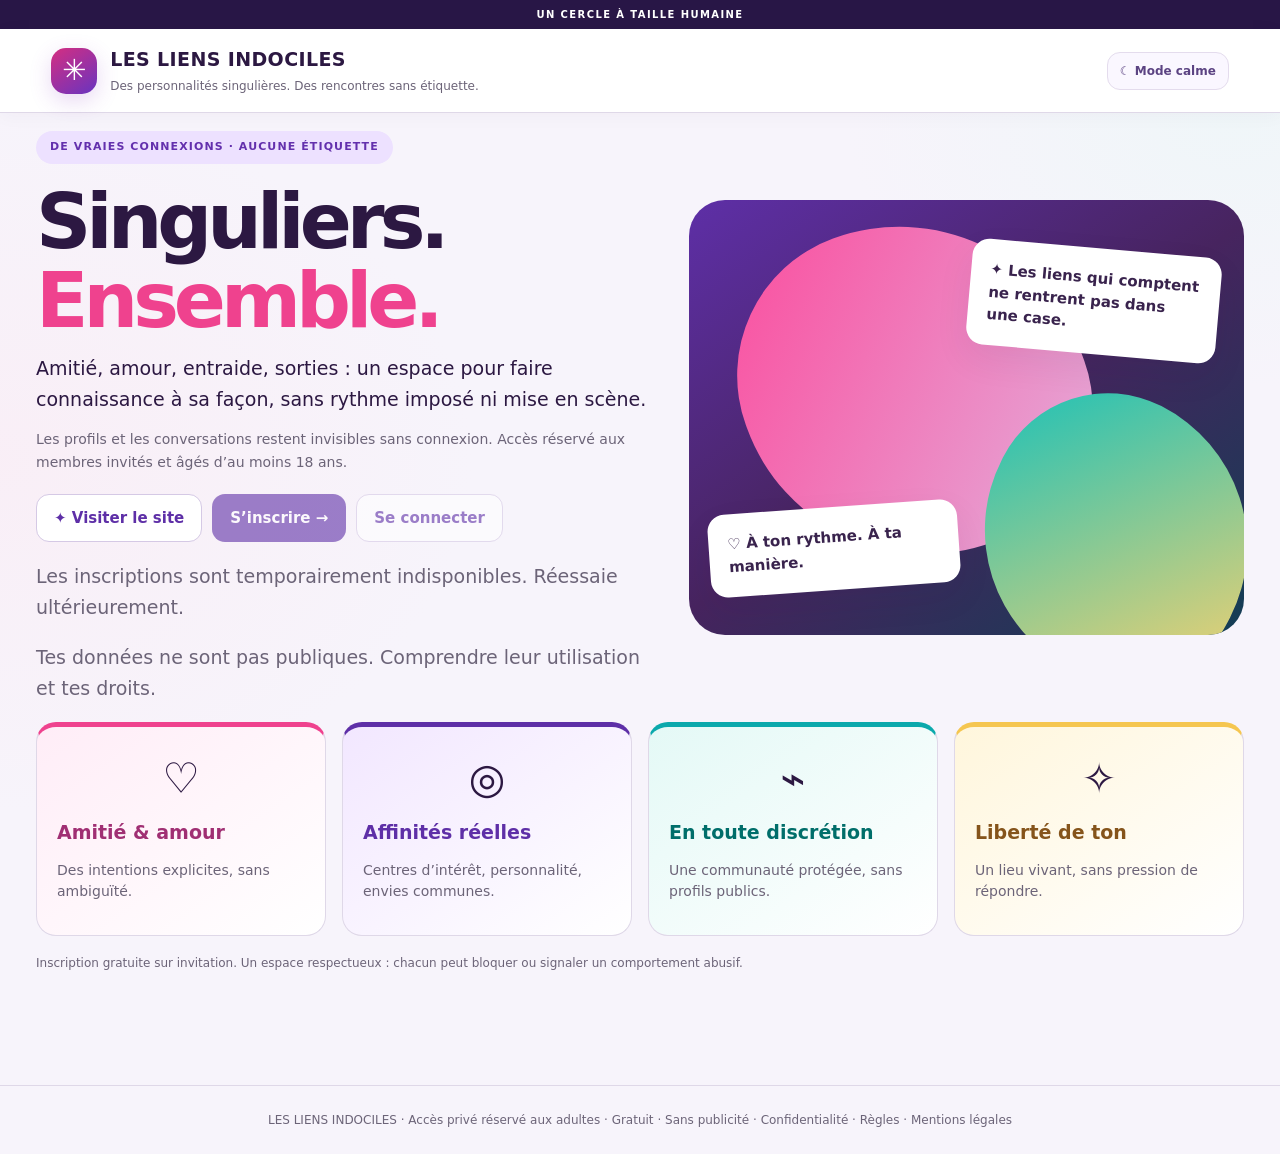
<file: index.html>
<!doctype html><html lang="fr"><head><meta charset="utf-8"><meta name="viewport" content="width=device-width,initial-scale=1"><meta name="theme-color" content="#22103c"><meta name="robots" content="noindex,nofollow"><title>LES LIENS INDOCILES — Cercle privé</title><meta name="description" content="Des personnalités singulières. Des rencontres sans étiquette."><link rel="stylesheet" href="style.css?v=2a7a4f2123dc0ba2"></head><body>
<div class="topline">UN CERCLE À TAILLE HUMAINE</div>
<header><div class="brand"><div class="brandicon">✳</div><div><b>LES LIENS INDOCILES</b><span>Des personnalités singulières. Des rencontres sans étiquette.</span></div></div><div class="right"><span id="userBadge" class="muted"></span><button id="calmBtn" class="quiet" title="Atténue couleurs et animations">☾ Mode calme</button><button id="logoutBtn" class="quiet" hidden>Se déconnecter</button></div></header>
<main>
<section id="publicHome" class="publicHome"><div class="hero"><div><span class="eyebrow">DE VRAIES CONNEXIONS · AUCUNE ÉTIQUETTE</span><h1>Singuliers.<br><em>Ensemble.</em></h1><p>Amitié, amour, entraide, sorties : un espace pour faire connaissance à sa façon, sans rythme imposé ni mise en scène.</p><p class="note">Les profils et les conversations restent invisibles sans connexion. Accès réservé aux membres invités et âgés d’au moins 18 ans.</p><div class="actions"><a href="visite.html" class="secondary" id="publicTourLink" aria-label="Visiter le site en démonstration avec des données fictives">✦ Visiter le site</a><button id="signupOpen" class="primary">S’inscrire →</button><button id="loginOpen" class="secondary">Se connecter</button></div><p class="tiny" id="availabilityInfo" aria-live="polite"></p><p class="tiny">Tes données ne sont pas publiques. <a href="infos-legales.html#confidentialite">Comprendre leur utilisation et tes droits</a>.</p></div><div class="illustration"><div class="shape orb1"></div><div class="shape orb2"></div><div class="quote q1">✦ Les liens qui comptent ne rentrent pas dans une case.</div><div class="quote q2">♡ À ton rythme. À ta manière.</div></div></div><div class="features"><article><div>♡</div><h3>Amitié & amour</h3><p>Des intentions explicites, sans ambiguïté.</p></article><article><div>◎</div><h3>Affinités réelles</h3><p>Centres d’intérêt, personnalité, envies communes.</p></article><article><div>⌁</div><h3>En toute discrétion</h3><p>Une communauté protégée, sans profils publics.</p></article><article><div>✧</div><h3>Liberté de ton</h3><p>Un lieu vivant, sans pression de répondre.</p></article></div><p class="tiny">Inscription gratuite sur invitation. Un espace respectueux : chacun peut bloquer ou signaler un comportement abusif.</p></section>
<section id="authPanel" class="authPanel" hidden><div class="panel authbox"><button id="backHome" class="quiet">← Accueil</button><h2 id="authTitle">Créer mon compte</h2><p class="muted">L’accès est réservé aux personnes invitées. Les profils et les échanges restent privés.</p><label>Adresse e-mail<input id="authEmail" type="email" autocomplete="email" placeholder="toi@exemple.fr"></label><label>Mot de passe<input id="authPassword" type="password" autocomplete="current-password" minlength="10" placeholder="Au moins 10 caractères"></label><div class="actions"><button id="signUpBtn" class="primary">Créer mon compte</button><button id="signInBtn" class="secondary">Me connecter</button></div><p class="tiny" id="authLegalLinks" style="margin:16px 0 10px;line-height:1.8">Avant de créer ton compte, consulte ces deux documents : <a href="infos-legales.html#regles" target="_blank" rel="noopener noreferrer" style="color:#542e9a;text-decoration:underline;text-decoration-thickness:2px;text-underline-offset:3px;font-weight:800">Lire les règles du cercle</a> · <a href="infos-legales.html#confidentialite" target="_blank" rel="noopener noreferrer" style="color:#542e9a;text-decoration:underline;text-decoration-thickness:2px;text-underline-offset:3px;font-weight:800">Lire la politique de confidentialité</a>.</p><label class="hint" id="signupConsentWrap"><input id="agreeRules" type="checkbox" autocomplete="off"> Je confirme avoir consulté les règles du cercle et la politique de confidentialité (uniquement pour la création d’un compte).</label><p class="tiny">Utilise l’adresse à laquelle tu as été invité(e). Un e-mail de confirmation peut être nécessaire.</p><div id="authMessage" class="feedback" aria-live="polite"></div></div></section>
<section id="app" hidden><nav class="tabs" aria-label="Espace membres"><button data-page="accueil" class="active">Accueil</button><button data-page="explorer">Découvrir</button><button data-page="forums">Forums</button><button data-page="salons">Salons</button><button data-page="sorties">Sorties</button><button data-page="messages">Messages</button><button data-page="profil">Mon profil</button><button data-page="securite">Sécurité</button></nav><div id="pageContent"></div></section>
<section id="setup" class="setup" hidden><div class="panel"><h2>Les inscriptions ne sont pas encore ouvertes</h2><p>Le cercle n’est pas encore accessible aux nouveaux membres.</p></div></section>
</main><footer>LES LIENS INDOCILES · Accès privé réservé aux adultes · Gratuit · Sans publicité <span aria-hidden="true"> · </span><a href="infos-legales.html#confidentialite">Confidentialité</a> · <a href="infos-legales.html#regles">Règles</a> · <a href="infos-legales.html#mentions">Mentions légales</a></footer>
<div id="modal" class="modal" hidden role="dialog" aria-modal="true" aria-labelledby="modalTitle"><div class="dialog"><button id="closeModal" class="close" aria-label="Fermer">×</button><h2 id="modalTitle">Profil</h2><div id="modalContent"></div></div></div>
<script src="config.js" onerror="void 0"></script><script type="module" src="app.js?v=20261030-auth-legal"></script>
</body></html>
</file>
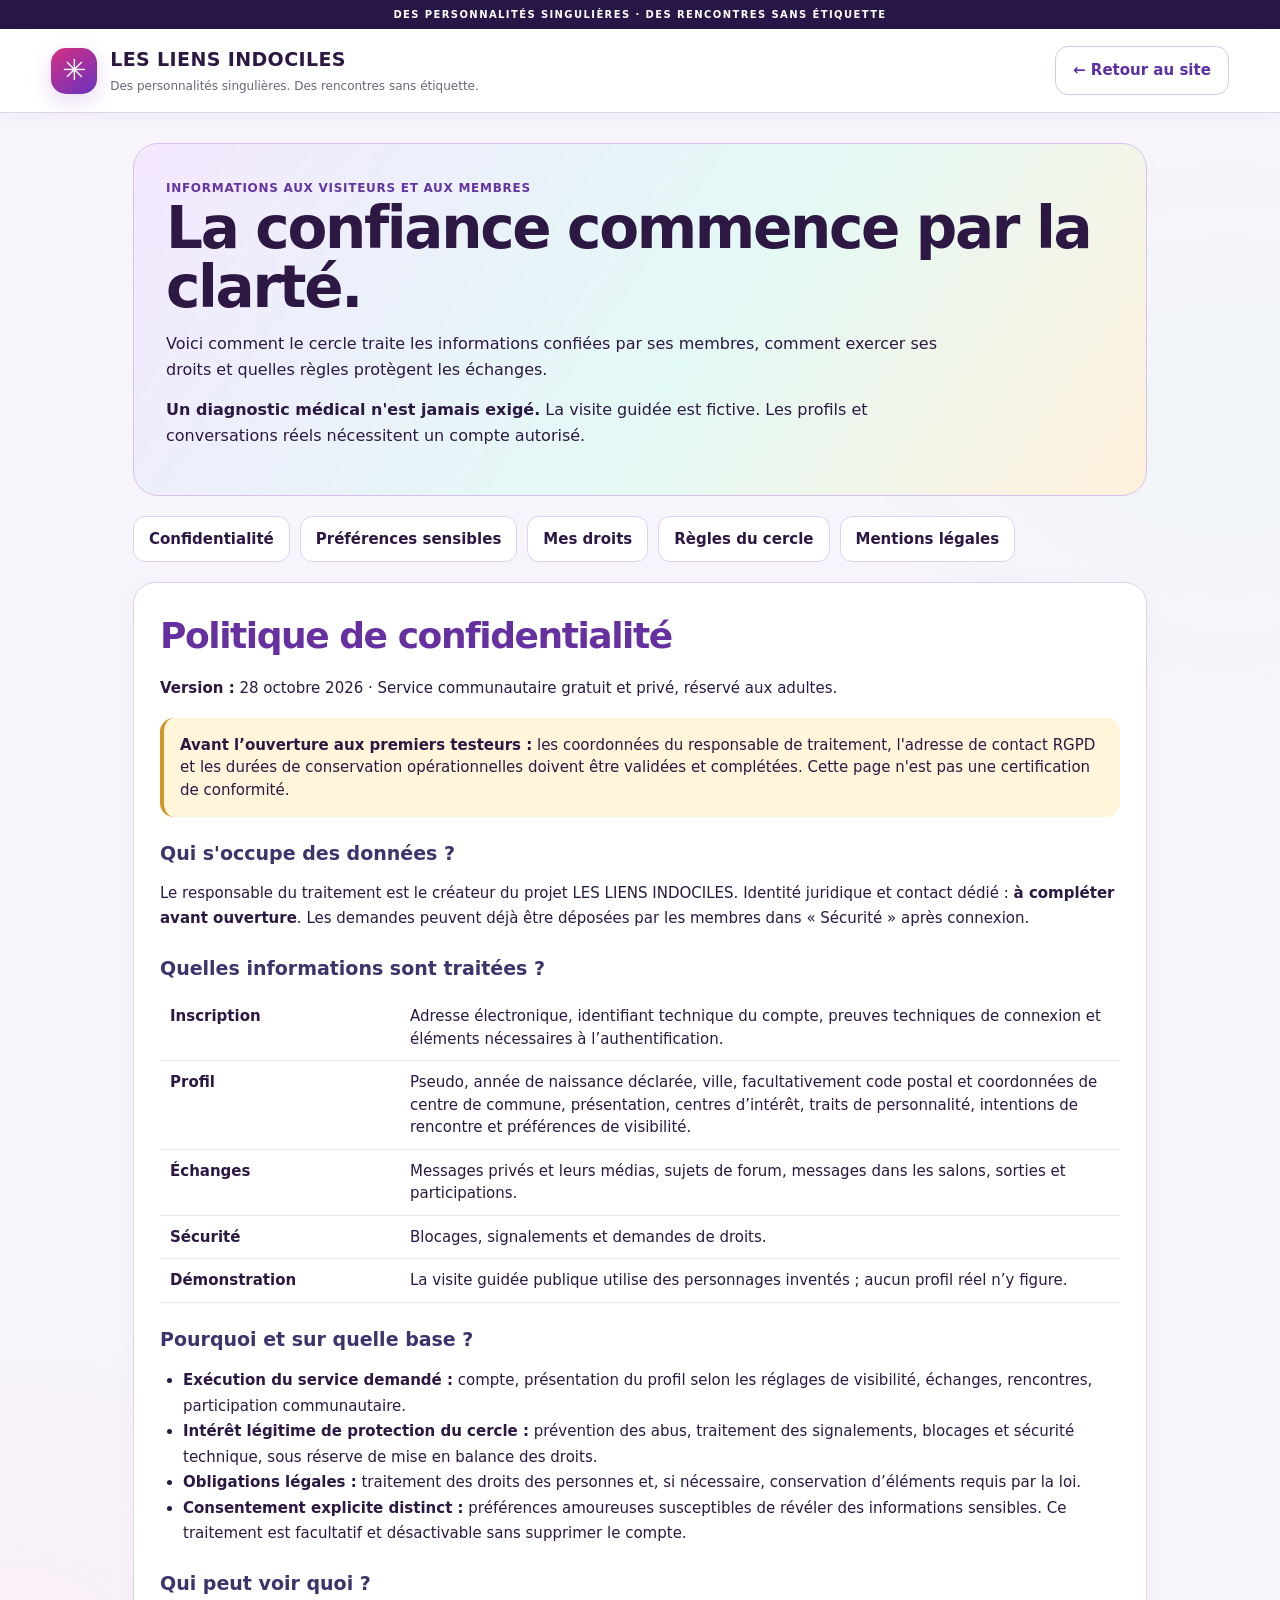
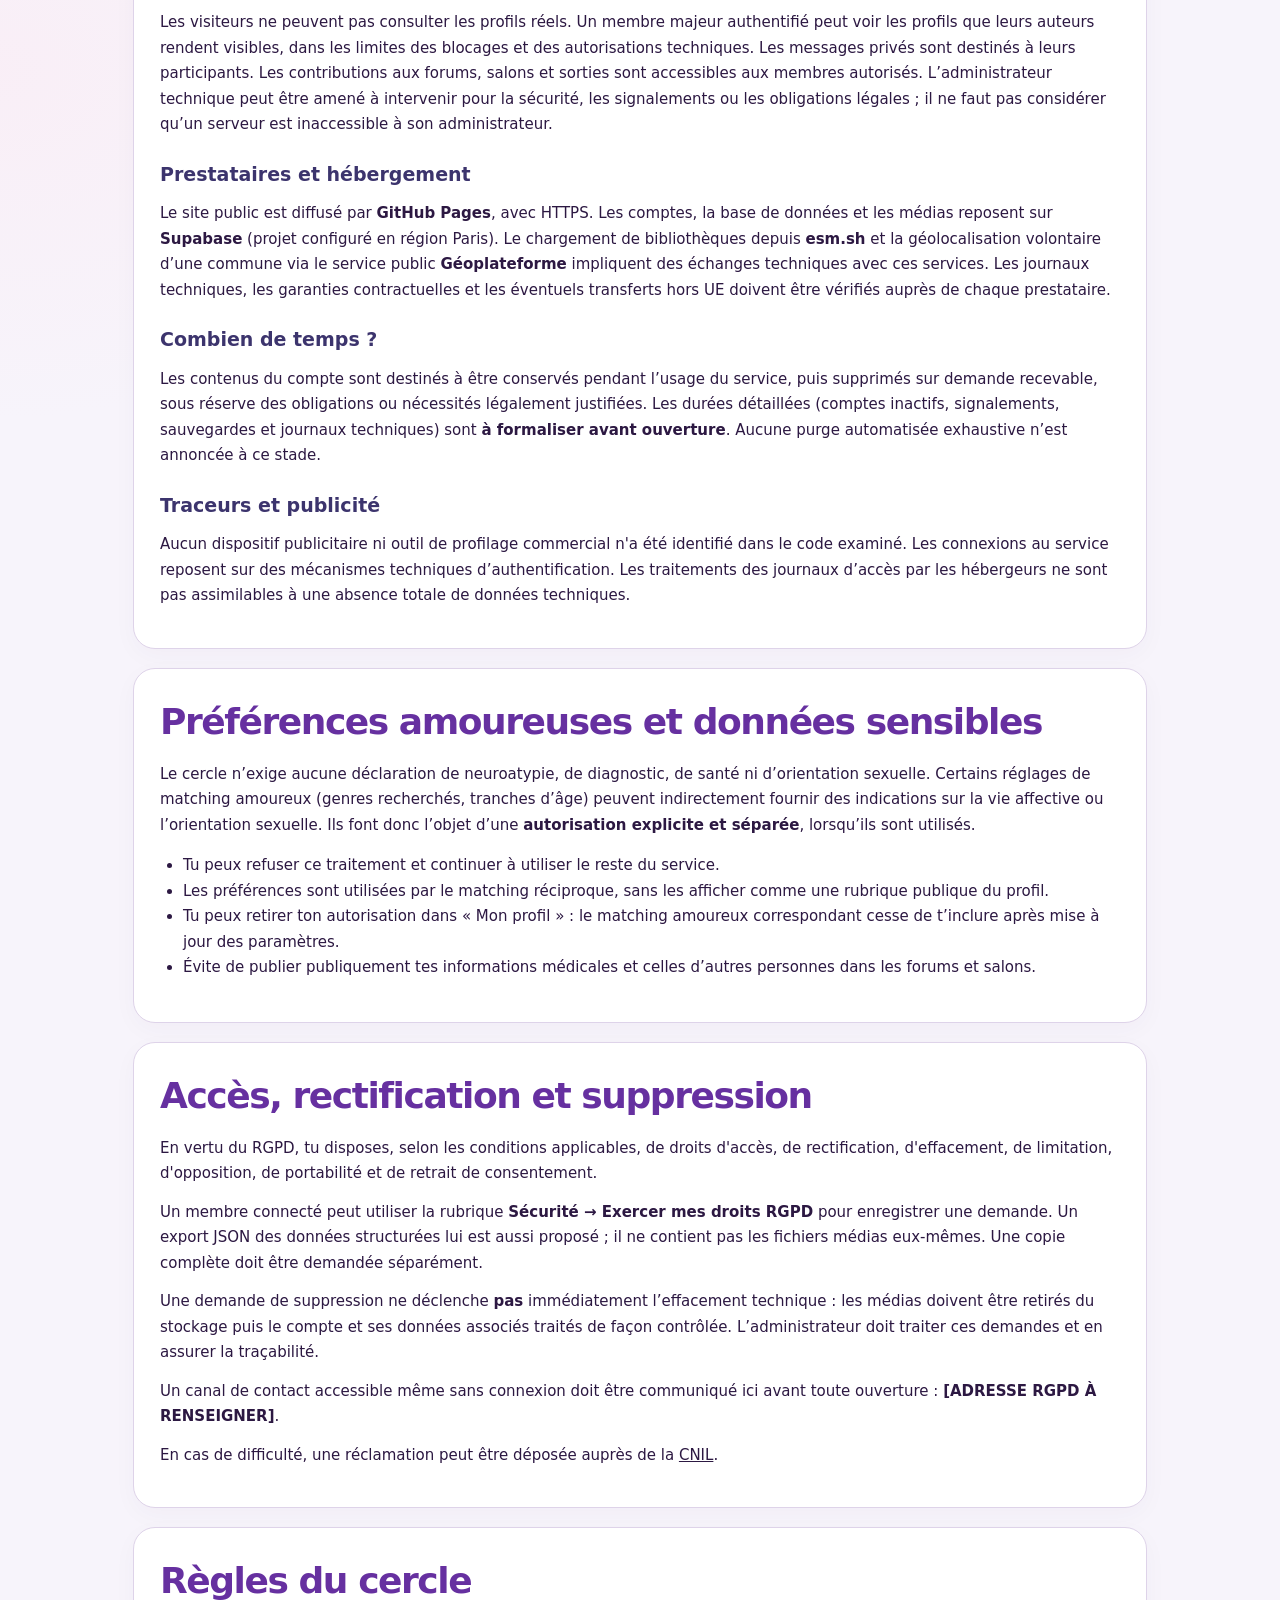
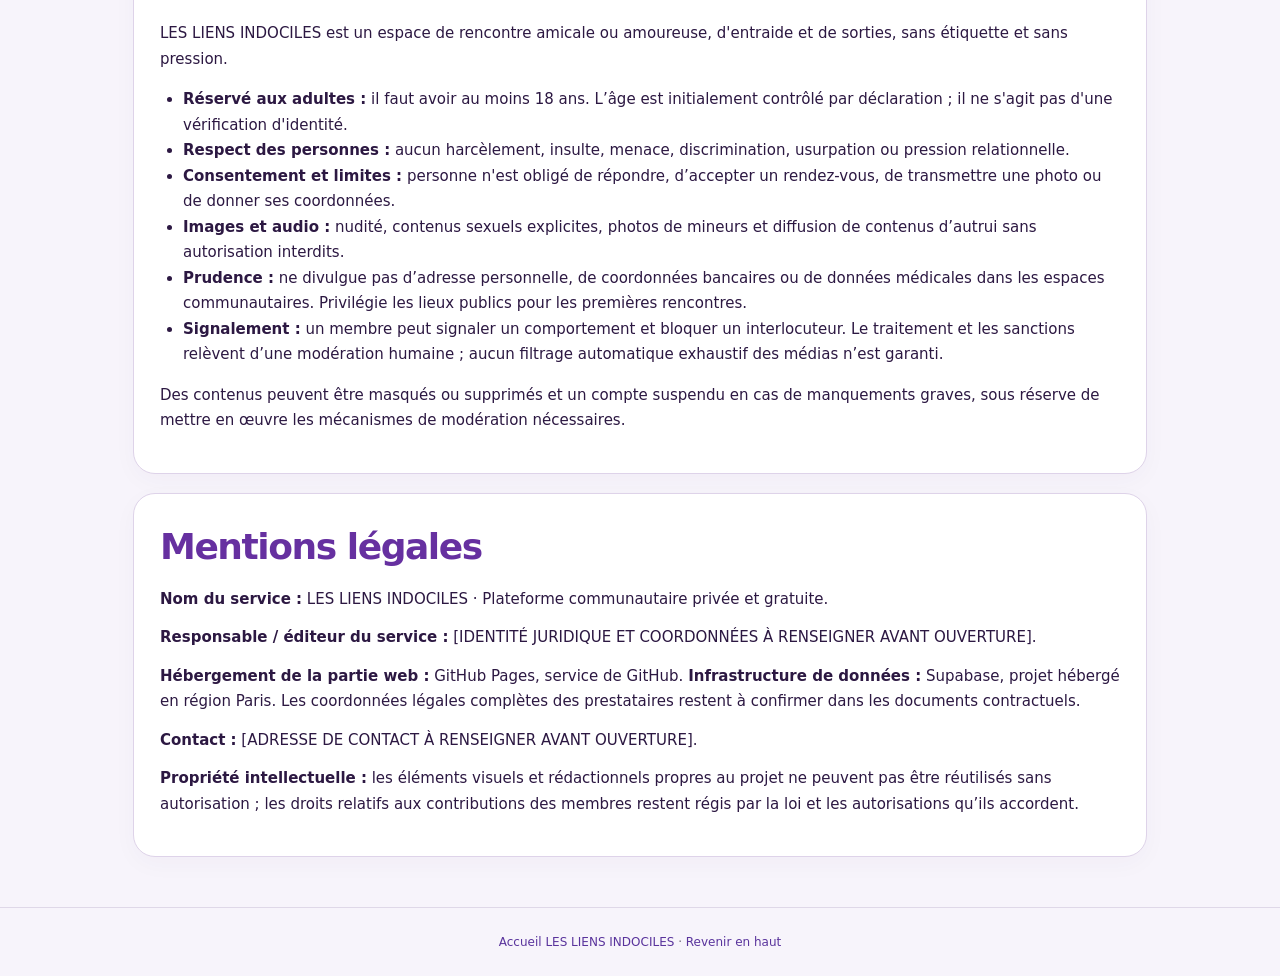
<file: infos-legales.html>
<!doctype html>
<html lang="fr">
<head>
<meta charset="utf-8"><meta name="viewport" content="width=device-width,initial-scale=1">
<meta name="robots" content="noindex,nofollow">
<meta name="description" content="Confidentialité, droits RGPD, règles de communauté et informations légales de LES LIENS INDOCILES.">
<title>Confidentialité et règles — LES LIENS INDOCILES</title>
<link rel="stylesheet" href="style.css?v=2a7a4f2123dc0ba2">
<style>
.legal-wrap{max-width:1050px;margin:30px auto 50px;padding:0 18px}.legal-hero{padding:32px;border-radius:25px;background:linear-gradient(125deg,#f4e8ff,#e3f9f5 56%,#fff1dd);border:1px solid #d9c2ec}.legal-hero h1{font-size:clamp(35px,5vw,58px);letter-spacing:-.04em}.legal-hero p{max-width:780px;font-size:16px;line-height:1.65}.legal-nav{display:flex;flex-wrap:wrap;gap:10px;margin:20px 0}.legal-nav a{padding:11px 15px;border-radius:12px;background:#fff;border:1px solid #dfd2ee;font-weight:700;text-decoration:none}.legal-nav a:hover{background:#efe5fa}.legal-section{background:#fff;border:1px solid #ded3e9;border-radius:22px;margin:19px 0;padding:26px;box-shadow:0 7px 25px #3e245008}.legal-section h2{color:#6630a0}.legal-section h3{color:#3c346d;margin-top:22px;font-size:19px}.legal-section p,.legal-section li{line-height:1.7}.legal-section ul{padding-left:23px}.legal-note{padding:16px;border-radius:14px;background:#fff5db;border-left:4px solid #d39429;margin:16px 0}.legal-pill{font-size:12px;font-weight:700;letter-spacing:.06em;text-transform:uppercase;color:#6435a2}.legal-section a{text-decoration:underline}.legal-footer{text-align:center;padding:25px}.legal-footer a{color:#59339c}.legal-table{width:100%;border-collapse:collapse}.legal-table th,.legal-table td{text-align:left;vertical-align:top;padding:10px;border-bottom:1px solid #eee4f3}.legal-table th{width:25%}@media(max-width:600px){.legal-section{padding:18px}.legal-hero{padding:23px}.legal-table th{width:37%}}@media(prefers-reduced-motion:reduce){*{scroll-behavior:auto!important}}
</style>
</head>
<body>
<div class="topline">DES PERSONNALITÉS SINGULIÈRES · DES RENCONTRES SANS ÉTIQUETTE</div>
<header><div class="brand"><div class="brandicon">✳</div><div><b>LES LIENS INDOCILES</b><span>Des personnalités singulières. Des rencontres sans étiquette.</span></div></div><a class="secondary" href="index.html">← Retour au site</a></header>
<main class="legal-wrap">
<div class="legal-hero"><span class="legal-pill">Informations aux visiteurs et aux membres</span><h1>La confiance commence par la clarté.</h1><p>Voici comment le cercle traite les informations confiées par ses membres, comment exercer ses droits et quelles règles protègent les échanges.</p><p><strong>Un diagnostic médical n'est jamais exigé.</strong> La visite guidée est fictive. Les profils et conversations réels nécessitent un compte autorisé.</p></div>
<nav class="legal-nav" aria-label="Sections des informations légales"><a href="#confidentialite">Confidentialité</a><a href="#donnees-sensibles">Préférences sensibles</a><a href="#droits">Mes droits</a><a href="#regles">Règles du cercle</a><a href="#mentions">Mentions légales</a></nav>
<section class="legal-section" id="confidentialite">
<h2>Politique de confidentialité</h2>
<p><strong>Version :</strong> 28 octobre 2026 · Service communautaire gratuit et privé, réservé aux adultes.</p>
<div class="legal-note"><strong>Avant l’ouverture aux premiers testeurs :</strong> les coordonnées du responsable de traitement, l'adresse de contact RGPD et les durées de conservation opérationnelles doivent être validées et complétées. Cette page n'est pas une certification de conformité.</div>
<h3>Qui s'occupe des données ?</h3><p>Le responsable du traitement est le créateur du projet LES LIENS INDOCILES. Identité juridique et contact dédié : <strong>à compléter avant ouverture</strong>. Les demandes peuvent déjà être déposées par les membres dans « Sécurité » après connexion.</p>
<h3>Quelles informations sont traitées ?</h3>
<table class="legal-table"><tbody>
<tr><th>Inscription</th><td>Adresse électronique, identifiant technique du compte, preuves techniques de connexion et éléments nécessaires à l’authentification.</td></tr>
<tr><th>Profil</th><td>Pseudo, année de naissance déclarée, ville, facultativement code postal et coordonnées de centre de commune, présentation, centres d’intérêt, traits de personnalité, intentions de rencontre et préférences de visibilité.</td></tr>
<tr><th>Échanges</th><td>Messages privés et leurs médias, sujets de forum, messages dans les salons, sorties et participations.</td></tr>
<tr><th>Sécurité</th><td>Blocages, signalements et demandes de droits.</td></tr>
<tr><th>Démonstration</th><td>La visite guidée publique utilise des personnages inventés ; aucun profil réel n’y figure.</td></tr>
</tbody></table>
<h3>Pourquoi et sur quelle base ?</h3><ul>
<li><strong>Exécution du service demandé :</strong> compte, présentation du profil selon les réglages de visibilité, échanges, rencontres, participation communautaire.</li>
<li><strong>Intérêt légitime de protection du cercle :</strong> prévention des abus, traitement des signalements, blocages et sécurité technique, sous réserve de mise en balance des droits.</li>
<li><strong>Obligations légales :</strong> traitement des droits des personnes et, si nécessaire, conservation d’éléments requis par la loi.</li>
<li><strong>Consentement explicite distinct :</strong> préférences amoureuses susceptibles de révéler des informations sensibles. Ce traitement est facultatif et désactivable sans supprimer le compte.</li>
</ul>
<h3>Qui peut voir quoi ?</h3><p>Les visiteurs ne peuvent pas consulter les profils réels. Un membre majeur authentifié peut voir les profils que leurs auteurs rendent visibles, dans les limites des blocages et des autorisations techniques. Les messages privés sont destinés à leurs participants. Les contributions aux forums, salons et sorties sont accessibles aux membres autorisés. L’administrateur technique peut être amené à intervenir pour la sécurité, les signalements ou les obligations légales ; il ne faut pas considérer qu’un serveur est inaccessible à son administrateur.</p>
<h3>Prestataires et hébergement</h3><p>Le site public est diffusé par <strong>GitHub Pages</strong>, avec HTTPS. Les comptes, la base de données et les médias reposent sur <strong>Supabase</strong> (projet configuré en région Paris). Le chargement de bibliothèques depuis <strong>esm.sh</strong> et la géolocalisation volontaire d’une commune via le service public <strong>Géoplateforme</strong> impliquent des échanges techniques avec ces services. Les journaux techniques, les garanties contractuelles et les éventuels transferts hors UE doivent être vérifiés auprès de chaque prestataire.</p>
<h3>Combien de temps ?</h3><p>Les contenus du compte sont destinés à être conservés pendant l’usage du service, puis supprimés sur demande recevable, sous réserve des obligations ou nécessités légalement justifiées. Les durées détaillées (comptes inactifs, signalements, sauvegardes et journaux techniques) sont <strong>à formaliser avant ouverture</strong>. Aucune purge automatisée exhaustive n’est annoncée à ce stade.</p>
<h3>Traceurs et publicité</h3><p>Aucun dispositif publicitaire ni outil de profilage commercial n'a été identifié dans le code examiné. Les connexions au service reposent sur des mécanismes techniques d’authentification. Les traitements des journaux d’accès par les hébergeurs ne sont pas assimilables à une absence totale de données techniques.</p>
</section>
<section class="legal-section" id="donnees-sensibles"><h2>Préférences amoureuses et données sensibles</h2>
<p>Le cercle n’exige aucune déclaration de neuroatypie, de diagnostic, de santé ni d’orientation sexuelle. Certains réglages de matching amoureux (genres recherchés, tranches d’âge) peuvent indirectement fournir des indications sur la vie affective ou l’orientation sexuelle. Ils font donc l’objet d’une <strong>autorisation explicite et séparée</strong>, lorsqu’ils sont utilisés.</p>
<ul><li>Tu peux refuser ce traitement et continuer à utiliser le reste du service.</li><li>Les préférences sont utilisées par le matching réciproque, sans les afficher comme une rubrique publique du profil.</li><li>Tu peux retirer ton autorisation dans « Mon profil » : le matching amoureux correspondant cesse de t’inclure après mise à jour des paramètres.</li><li>Évite de publier publiquement tes informations médicales et celles d’autres personnes dans les forums et salons.</li></ul>
</section>
<section class="legal-section" id="droits"><h2>Accès, rectification et suppression</h2>
<p>En vertu du RGPD, tu disposes, selon les conditions applicables, de droits d'accès, de rectification, d'effacement, de limitation, d'opposition, de portabilité et de retrait de consentement.</p>
<p>Un membre connecté peut utiliser la rubrique <strong>Sécurité → Exercer mes droits RGPD</strong> pour enregistrer une demande. Un export JSON des données structurées lui est aussi proposé ; il ne contient pas les fichiers médias eux-mêmes. Une copie complète doit être demandée séparément.</p>
<p>Une demande de suppression ne déclenche <strong>pas</strong> immédiatement l’effacement technique : les médias doivent être retirés du stockage puis le compte et ses données associés traités de façon contrôlée. L’administrateur doit traiter ces demandes et en assurer la traçabilité.</p>
<p>Un canal de contact accessible même sans connexion doit être communiqué ici avant toute ouverture : <strong>[ADRESSE RGPD À RENSEIGNER]</strong>.</p>
<p>En cas de difficulté, une réclamation peut être déposée auprès de la <a href="https://www.cnil.fr/fr/plaintes" target="_blank" rel="noopener noreferrer">CNIL</a>.</p>
</section>
<section class="legal-section" id="regles"><h2>Règles du cercle</h2>
<p>LES LIENS INDOCILES est un espace de rencontre amicale ou amoureuse, d'entraide et de sorties, sans étiquette et sans pression.</p>
<ul>
<li><strong>Réservé aux adultes :</strong> il faut avoir au moins 18 ans. L’âge est initialement contrôlé par déclaration ; il ne s'agit pas d'une vérification d'identité.</li>
<li><strong>Respect des personnes :</strong> aucun harcèlement, insulte, menace, discrimination, usurpation ou pression relationnelle.</li>
<li><strong>Consentement et limites :</strong> personne n'est obligé de répondre, d’accepter un rendez-vous, de transmettre une photo ou de donner ses coordonnées.</li>
<li><strong>Images et audio :</strong> nudité, contenus sexuels explicites, photos de mineurs et diffusion de contenus d’autrui sans autorisation interdits.</li>
<li><strong>Prudence :</strong> ne divulgue pas d’adresse personnelle, de coordonnées bancaires ou de données médicales dans les espaces communautaires. Privilégie les lieux publics pour les premières rencontres.</li>
<li><strong>Signalement :</strong> un membre peut signaler un comportement et bloquer un interlocuteur. Le traitement et les sanctions relèvent d’une modération humaine ; aucun filtrage automatique exhaustif des médias n’est garanti.</li>
</ul>
<p>Des contenus peuvent être masqués ou supprimés et un compte suspendu en cas de manquements graves, sous réserve de mettre en œuvre les mécanismes de modération nécessaires.</p>
</section>
<section class="legal-section" id="mentions"><h2>Mentions légales</h2>
<p><strong>Nom du service :</strong> LES LIENS INDOCILES · Plateforme communautaire privée et gratuite.</p>
<p><strong>Responsable / éditeur du service :</strong> [IDENTITÉ JURIDIQUE ET COORDONNÉES À RENSEIGNER AVANT OUVERTURE].</p>
<p><strong>Hébergement de la partie web :</strong> GitHub Pages, service de GitHub. <strong>Infrastructure de données :</strong> Supabase, projet hébergé en région Paris. Les coordonnées légales complètes des prestataires restent à confirmer dans les documents contractuels.</p>
<p><strong>Contact :</strong> [ADRESSE DE CONTACT À RENSEIGNER AVANT OUVERTURE].</p>
<p><strong>Propriété intellectuelle :</strong> les éléments visuels et rédactionnels propres au projet ne peuvent pas être réutilisés sans autorisation ; les droits relatifs aux contributions des membres restent régis par la loi et les autorisations qu’ils accordent.</p>
</section>
</main><footer class="legal-footer"><a href="index.html">Accueil LES LIENS INDOCILES</a> · <a href="#confidentialite">Revenir en haut</a></footer>
</body></html>
</file>
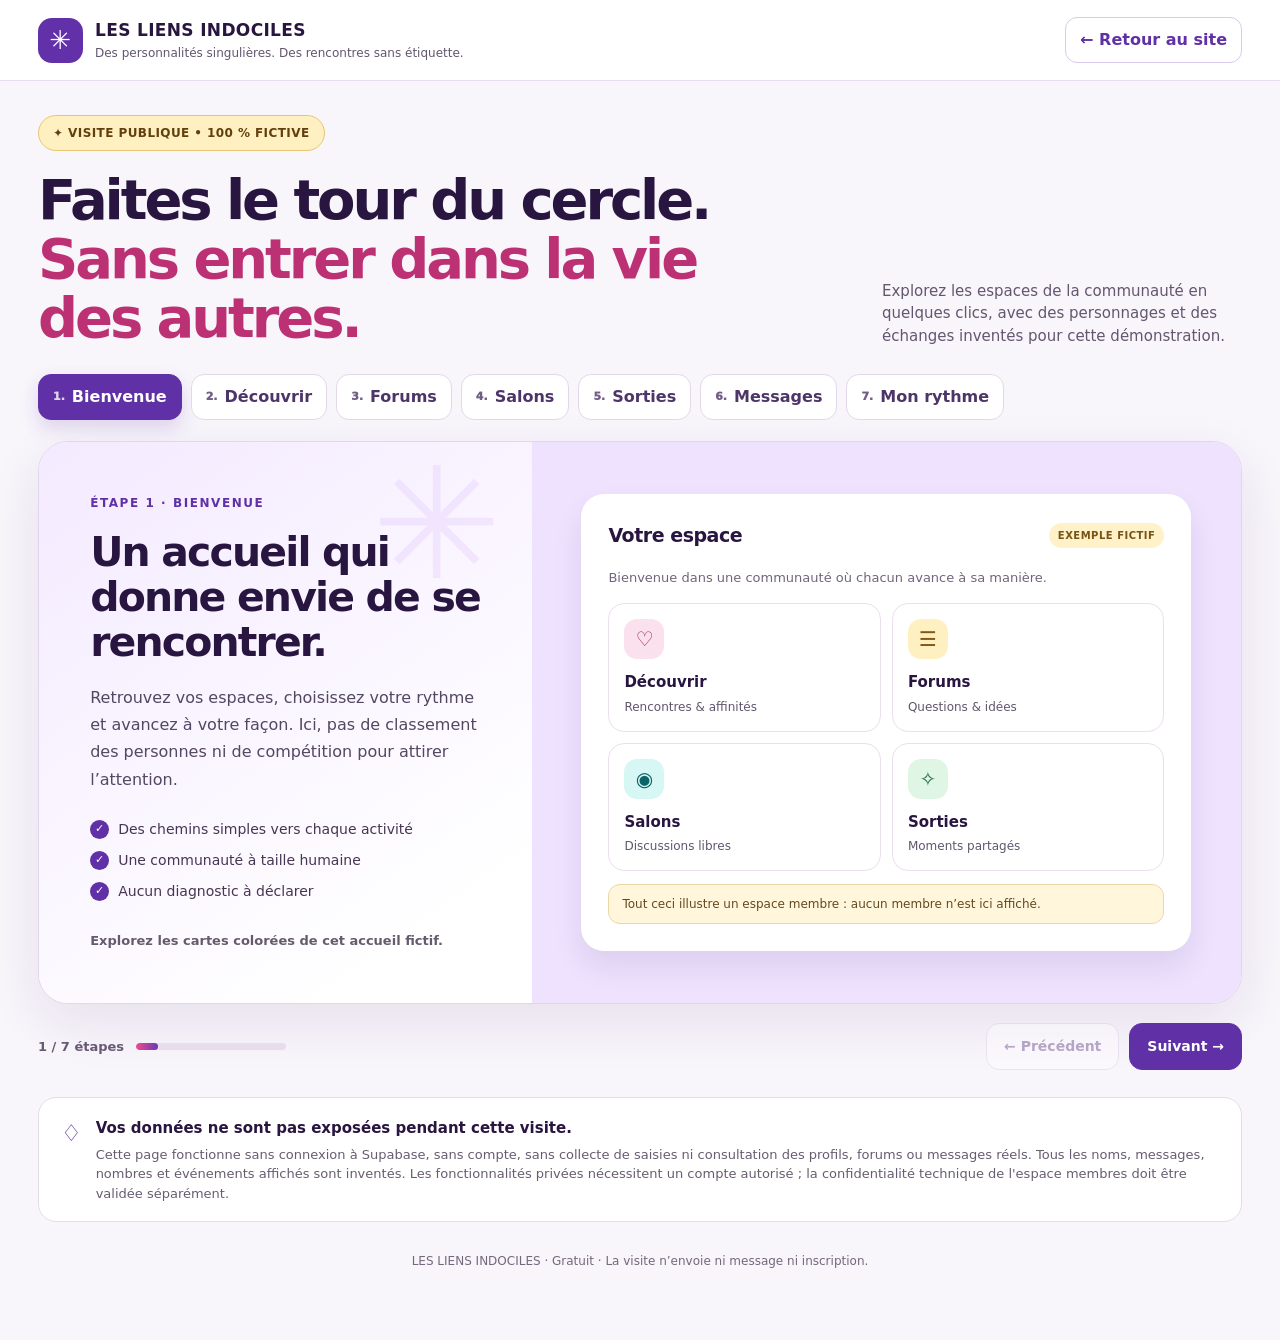
<file: visite.html>
<!doctype html>
<html lang="fr">
<head>
<meta charset="utf-8">
<meta name="viewport" content="width=device-width, initial-scale=1">
<meta name="robots" content="noindex,nofollow">
<meta name="theme-color" content="#392062">
<title>Visite guidée — LES LIENS INDOCILES</title>
<meta name="description" content="Visite guidée fictive et interactive de LES LIENS INDOCILES, sans accès aux données des membres.">
<style>
:root{color-scheme:light;--ink:#291640;--sub:#63566f;--line:#e9def1;--purple:#6031a6;--violet:#8c58cf;--pink:#c82c79;--teal:#006f75;--green:#276b46;--blue:#3756a0;--paper:#fff;--radius:24px;--shadow:0 18px 54px rgba(52,27,92,.09)}
*{box-sizing:border-box}html{scroll-behavior:smooth}body{margin:0;background:#f8f5fb;color:var(--ink);font:16px/1.5 system-ui,-apple-system,"Segoe UI",sans-serif}button,a{font:inherit}button{cursor:pointer}button:disabled{cursor:not-allowed;opacity:.4}a{text-decoration:none;color:inherit}a:hover{text-decoration:underline}button:focus-visible,a:focus-visible{outline:3px solid #a43dff;outline-offset:4px}p,h1,h2,h3{margin:0}header{background:#fff;border-bottom:1px solid var(--line)}.headerInner{max-width:1260px;margin:auto;padding:17px 28px;display:flex;justify-content:space-between;align-items:center;gap:15px}.brand{display:flex;align-items:center;gap:12px}.star{background:#6231a9;color:#fff;width:45px;height:45px;border-radius:14px;display:grid;place-items:center;font-size:26px;flex:none}.brand strong{font-size:17px;letter-spacing:.02em}.brand small{display:block;font-size:12px;color:var(--sub)}.back{font-weight:800;color:var(--purple);border:1px solid #d9c9ed;border-radius:12px;padding:10px 14px;white-space:nowrap}
main{max-width:1260px;margin:auto;padding:34px 28px 70px}.ribbon{display:inline-flex;align-items:center;gap:8px;background:#fff0c2;color:#62400d;border:1px solid #e8c66e;border-radius:100px;padding:8px 14px;font-weight:850;font-size:12px;letter-spacing:.035em}.intro{display:flex;justify-content:space-between;align-items:end;gap:18px;margin:20px 0 27px}.intro h1{font-size:clamp(32px,5vw,56px);line-height:1.05;letter-spacing:-.055em;max-width:720px}.intro h1 span{color:#bc3174}.intro p{color:var(--sub);max-width:360px;font-size:15px}.tourTabs{display:flex;flex-wrap:wrap;gap:9px;margin-bottom:21px}.tourTabs button{border-radius:13px;border:1px solid #e2d8ea;color:#4e3568;background:#fff;padding:10px 14px;font-weight:760;display:flex;align-items:center;gap:7px}.tourTabs button[aria-current="step"]{background:#6031a6;color:#fff;border-color:#6031a6;box-shadow:0 8px 18px #5e2fa72b}.tourTabs button .number{font-size:11px;font-weight:950;opacity:.8}
.tour{display:grid;grid-template-columns:minmax(280px,.82fr) minmax(0,1.18fr);border:1px solid #e2d7ea;border-radius:30px;background:#fff;overflow:hidden;box-shadow:var(--shadow);min-height:480px}.description{padding:clamp(25px,4vw,52px);display:flex;flex-direction:column;align-items:start;background:linear-gradient(145deg,var(--panelLight),#fff 85%);position:relative}.description:after{content:"✳";position:absolute;right:30px;top:5px;font-size:155px;line-height:1;color:var(--panelMark);opacity:.12;pointer-events:none}.stepLabel{font-size:12px;font-weight:900;letter-spacing:.13em;color:var(--accent);text-transform:uppercase;position:relative}.description h2{font-size:clamp(29px,3.2vw,43px);letter-spacing:-.045em;line-height:1.11;margin:18px 0 18px;position:relative}.description p{color:#534761;line-height:1.7;font-size:16px;max-width:450px;position:relative}.facts{display:grid;gap:10px;margin-top:26px;position:relative}.fact{display:flex;gap:9px;align-items:start;font-size:14px;color:#483453}.check{border-radius:50%;background:var(--accent);color:#fff;font-size:11px;width:19px;height:19px;display:grid;place-items:center;flex:none;margin-top:1px}.description .tip{margin-top:auto;padding-top:28px;color:#665b6e;font-size:13px;font-weight:670}.showcase{background:var(--showBg);padding:clamp(18px,3vw,36px);display:flex;align-items:center;justify-content:center;min-width:0}.mock{width:100%;max-width:610px;background:#fff;border:1px solid #ffffffb8;box-shadow:0 16px 30px #26163c17;border-radius:23px;padding:clamp(17px,2.5vw,26px);min-height:375px}.mockHeader{display:flex;align-items:center;justify-content:space-between;gap:10px;margin-bottom:18px}.mockHeader strong{font-size:19px;letter-spacing:-.025em}.tag{display:inline-flex;padding:5px 9px;border-radius:999px;background:#fff1c8;color:#775314;font-size:10px;font-weight:900;letter-spacing:.05em;white-space:nowrap}.soft{font-size:13px;color:#71647c}.cards{display:grid;grid-template-columns:repeat(2,minmax(0,1fr));gap:11px}.tile{border:1px solid #ebdeee;border-radius:16px;padding:15px;background:#fff;min-width:0}.tile h3{font-size:15px;margin-bottom:4px}.tile p{font-size:12px;color:#60566e}.miniIcon{display:grid;place-items:center;width:40px;height:40px;border-radius:13px;margin-bottom:12px;font-size:20px}.toneP{background:#fbe0ee;color:#9a2765}.toneY{background:#fff0c2;color:#835718}.toneT{background:#d7f7f4;color:#0a6468}.toneG{background:#e0f6e4;color:#246f47}.toneB{background:#e5e8ff;color:#4350a3}.toneV{background:#ede2ff;color:#68439d}.button{border:1px solid #d7c6e9;background:#fff;color:#5c2d9d;border-radius:11px;padding:10px 14px;font-size:13px;font-weight:850}.button:hover{background:#f4edff}.button.dark{background:var(--accent);color:#fff;border-color:var(--accent)}.button[aria-pressed="true"]{background:#4a2972;color:#fff;border-color:#4a2972}.miniRow{display:flex;align-items:center;justify-content:space-between;gap:12px}.pillgroup{display:flex;gap:7px;flex-wrap:wrap;margin:10px 0 15px}.pillgroup button{border-radius:999px;border:1px solid #e6dce9;padding:8px 12px;font-size:12px;font-weight:800;color:#5b4177;background:#fff}.pillgroup button[aria-pressed=true]{background:#5e2fa7;color:#fff;border-color:#5e2fa7}.avatar{display:grid;place-items:center;background:linear-gradient(150deg,#ffaad0,#d1b7ff);color:#50206d;border-radius:15px;width:54px;height:54px;font:700 25px Georgia,serif;flex:none}.person{display:flex;align-items:center;gap:12px;padding:13px;border:1px solid #eaddec;border-radius:16px}.person h3{font-size:17px}.person p{font-size:13px;color:#60546d}.person .labels{display:flex;flex-wrap:wrap;gap:5px;margin-top:5px}.person .labels span{font-size:11px;border-radius:40px;padding:3px 8px;background:#f3eafa;color:#5b357d}.muted{color:#746782}.list{display:grid;gap:9px}.listItem{border:1px solid #e8ddea;border-radius:13px;padding:12px 14px;background:#fff;text-align:left;width:100%;display:block}.listItem[aria-pressed=true]{background:#f3e9ff;border-color:#b995e5}.listItem strong{font-size:14px}.listItem small{display:block;color:#74677d;margin-top:3px}.message{max-width:87%;border-radius:16px;padding:11px 13px;background:#f1eafb;color:#4c3065;margin-bottom:10px;font-size:14px}.message.self{background:#d5f4ee;color:#14555a;margin-left:auto}.thread{border-left:3px solid #e6b8df;padding-left:14px;margin:17px 0}.thread p{font-size:13px;margin:9px 0}.meta{font-size:12px;color:#766881}.fakeAlert{background:#fff6dc;border:1px solid #ebd6a6;border-radius:12px;padding:10px 13px;font-size:12px;color:#65491e;margin-top:13px}.event{background:linear-gradient(125deg,#ecf9e9,#f5fff0);border:1px solid #d4e9cd;border-radius:17px;padding:19px}.event small{color:#427449;font-weight:850}.event h3{font-size:22px;line-height:1.15;margin:7px 0}.event p{color:#536a58;font-size:13px}.event .button{margin-top:15px}.switch{display:flex;align-items:center;gap:10px;border:1px solid #e4d6ed;padding:11px 13px;border-radius:12px;cursor:pointer;min-width:0}.switch input{accent-color:#5e2fa7;width:19px;height:19px;flex:none}.switch span{font-size:13px;font-weight:730}.previewPanel{border:1px dashed #c9b5da;border-radius:12px;padding:13px;background:#faf7ff;margin-top:13px}.previewPanel strong{font-size:14px}.previewPanel p{font-size:12px;color:#71627e;margin-top:5px}.tourFooter{display:flex;justify-content:space-between;align-items:center;gap:16px;margin-top:19px;flex-wrap:wrap}.progress{display:flex;gap:12px;align-items:center;color:#675974;font-size:13px;font-weight:800}.bar{height:7px;background:#e8dded;width:150px;border-radius:20px;overflow:hidden}.bar span{height:100%;display:block;background:linear-gradient(90deg,#ef4b8d,#6a38b5);border-radius:20px;transition:width .2s}.navBtns{display:flex;gap:10px}.navBtns button{border-radius:13px;padding:12px 17px;font-size:14px;font-weight:850;border:1px solid #d8cae4;background:#fff;color:#58347c}.navBtns button:last-child{background:#6031a6;color:#fff;border-color:#6031a6}.disclaimer{margin-top:27px;border:1px solid #e6dce9;border-radius:18px;padding:18px 22px;background:#fff;display:flex;gap:14px;align-items:start}.disclaimer .mark{font-size:23px;color:#5b328c}.disclaimer strong{font-size:15px}.disclaimer p{font-size:13px;color:#685c71;margin-top:5px}.footer{text-align:center;font-size:12px;color:#74677d;margin:30px 0 0}.calm *{animation:none!important;transition:none!important}.calm .showcase,.calm .description{background:#f8f6fa!important}.calm .tourTabs button[aria-current=step]{box-shadow:none}.calm .description:after{display:none}@media(max-width:910px){.tour{grid-template-columns:1fr}.description{min-height:330px}.showcase{min-height:400px}.intro{display:block}.intro p{max-width:650px;margin-top:15px}.tourTabs{flex-wrap:nowrap;overflow-x:auto;padding-bottom:6px}.tourTabs button{white-space:nowrap}.description .tip{margin-top:17px;padding-top:0}}@media(max-width:540px){main{padding:20px 15px 55px}.headerInner{padding:13px 15px}.brand strong{font-size:13px}.brand small{font-size:10px}.brand .star{height:38px;width:38px}.back{padding:8px;font-size:12px}.intro h1{font-size:34px}.tour{border-radius:23px}.description{min-height:auto;padding:25px}.description h2{font-size:33px}.showcase{padding:13px;min-height:355px}.mock{padding:14px;min-height:330px}.mockHeader strong{font-size:17px}.cards{gap:8px}.tile{padding:12px}.tile h3{font-size:13px}.tile p{font-size:11px}.tourFooter{align-items:stretch}.navBtns{width:100%}.navBtns button{flex:1}.disclaimer{padding:15px}.bar{width:100px}}
@media(prefers-reduced-motion:reduce){*,*:before,*:after{scroll-behavior:auto!important;animation-duration:.01ms!important;transition:none!important}}
</style>
</head>
<body>
<header><div class="headerInner"><a class="brand" href="./" aria-label="LES LIENS INDOCILES — retour au site"><span class="star" aria-hidden="true">✳</span><span><strong>LES LIENS INDOCILES</strong><small>Des personnalités singulières. Des rencontres sans étiquette.</small></span></a><a class="back" href="./">← Retour au site</a></div></header>
<main>
  <span class="ribbon">✦ VISITE PUBLIQUE • 100 % FICTIVE</span>
  <div class="intro"><h1>Faites le tour du cercle.<br><span>Sans entrer dans la vie des autres.</span></h1><p>Explorez les espaces de la communauté en quelques clics, avec des personnages et des échanges inventés pour cette démonstration.</p></div>
  <nav class="tourTabs" id="tourTabs" aria-label="Étapes de la visite guidée"></nav>
  <section class="tour" id="tour" aria-label="Démonstration interactive">
    <div class="description" id="description"><span class="stepLabel" id="stepLabel"></span><h2 tabindex="-1" id="stepTitle"></h2><p id="stepText"></p><div class="facts" id="stepFacts"></div><p class="tip" id="stepTip"></p></div>
    <div class="showcase"><div class="mock" id="mock" aria-label="Écran fictif de démonstration"></div></div>
  </section>
  <div class="tourFooter"><div class="progress"><span id="progressText" aria-live="polite"></span><div class="bar" aria-hidden="true"><span id="progressBar"></span></div></div><div class="navBtns"><button id="prev" type="button">← Précédent</button><button id="next" type="button">Suivant →</button></div></div>
  <div class="disclaimer"><span class="mark" aria-hidden="true">♢</span><div><strong>Vos données ne sont pas exposées pendant cette visite.</strong><p>Cette page fonctionne sans connexion à Supabase, sans compte, sans collecte de saisies ni consultation des profils, forums ou messages réels. Tous les noms, messages, nombres et événements affichés sont inventés. Les fonctionnalités privées nécessitent un compte autorisé ; la confidentialité technique de l'espace membres doit être validée séparément.</p></div></div>
  <p class="footer">LES LIENS INDOCILES · Gratuit · La visite n’envoie ni message ni inscription.</p>
</main>
<script>
'use strict';
// Démonstration autonome : aucun fetch, aucune API, aucun stockage, aucune authentification.
const scenes = [
  {id:'accueil',name:'Bienvenue',color:'#6031a6',light:'#f4eaff',mark:'#bb78f2',bg:'#eee2ff',title:'Un accueil qui donne envie de se rencontrer.',description:'Retrouvez vos espaces, choisissez votre rythme et avancez à votre façon. Ici, pas de classement des personnes ni de compétition pour attirer l’attention.',facts:['Des chemins simples vers chaque activité','Une communauté à taille humaine','Aucun diagnostic à déclarer'],tip:'Explorez les cartes colorées de cet accueil fictif.'},
  {id:'rencontres',name:'Découvrir',color:'#b52b77',light:'#fff0f6',mark:'#f06a9d',bg:'#ffe0ed',title:'Des affinités, sans cases imposées.',description:'Parcourez des profils selon vos intentions et vos centres d’intérêt. La démonstration vous laisse modifier un critère ou découvrir une suggestion fictive.',facts:['Amitié, amour, entraide ou sorties','Des informations visibles selon les choix de chacun','Pas de fiche réelle dans la visite'],tip:'Essayez les filtres et le bouton « Surprends-moi ».'},
  {id:'forums',name:'Forums',color:'#8a5510',light:'#fff6da',mark:'#efb23e',bg:'#fff0ba',title:'Des discussions qui prennent le temps.',description:'Un lieu pour partager des idées, demander un conseil ou raconter une expérience, sans être obligé de répondre immédiatement.',facts:['Des sujets classés par thèmes','Réponses organisées sous chaque sujet','Signalement et modération prévus dans l’espace privé'],tip:'Choisissez une discussion fictive pour voir des réponses.'},
  {id:'salons',name:'Salons',color:'#086e78',light:'#e7faf9',mark:'#45bdc1',bg:'#d4f6f2',title:'Un petit salon, une grande respiration.',description:'Entrez dans des espaces de discussion autour de sujets communs. La visite montre des messages inventés, sans ouvrir de véritable conversation.',facts:['Différents salons thématiques','Discussion collective à son propre rythme','Les échanges réels restent réservés aux membres'],tip:'Changez de salon et déclenchez une réponse simulée.'},
  {id:'sorties',name:'Sorties',color:'#26754e',light:'#eef9e9',mark:'#6ec799',bg:'#d9f6d8',title:'Se retrouver, simplement.',description:'Une balade, un café tranquille ou une activité partagée : les membres peuvent proposer une sortie et choisir librement d’y participer.',facts:['Une date et une commune clairement indiquées','Inscription volontaire et places limitées','Aucune réservation réelle pendant la visite'],tip:'Essayez de participer à cette sortie fictive.'},
  {id:'messages',name:'Messages',color:'#b6424a',light:'#fff0ec',mark:'#f38e8b',bg:'#ffe3dc',title:'Échanger sans pression.',description:'La messagerie privée est pensée pour respecter le rythme de chacun, avec du texte et, à terme, des médias selon les préférences de visibilité.',facts:['Pas d’obligation de répondre immédiatement','Photos et messages vocaux prévus','Aucun message réel consulté pendant la visite'],tip:'Affichez une réponse fictive, sans rien envoyer.'},
  {id:'profil',name:'Mon rythme',color:'#4158a6',light:'#eef0ff',mark:'#99a9f4',bg:'#e1e6ff',title:'C’est vous qui choisissez ce que vous partagez.',description:'Les informations personnelles et leurs visibilités restent sous le contrôle de chacun. Une option calme réduit les stimulations visuelles.',facts:['Informations facultatives et personnalisables','Un contrôle de visibilité par membre','Aucune exigence de diagnostic médical'],tip:'Testez les interrupteurs de visibilité et de mode calme.'}
];
let current = 0, demoIntent = 'amitié', personIndex = 0, forumIndex = 0, roomIndex = 0, roomReply = false, joined = false, messageReply = false, demoVisible = false;
const $ = id => document.getElementById(id);
const people = [{name:'Camille',age:34,city:'Nantes',initial:'C',intents:['amitié','sorties'],interests:['Nature','Photographie']},{name:'Sacha',age:37,city:'Angers',initial:'S',intents:['amour','amitié'],interests:['Musique','Balades']},{name:'Alex',age:41,city:'Rennes',initial:'A',intents:['entraide','sorties'],interests:['Lecture','Cuisine']}];
const forums = [{title:'Une activité tranquille pour ce week-end ?',topic:'Rencontres & sorties',author:'Nina',reply:'Je pensais à une petite balade au parc, sans programme chargé.',second:'Bonne idée ! Chacun peut venir pour la durée qui lui convient.'},{title:'Vos astuces pour préserver votre énergie',topic:'Vie quotidienne',author:'Eli',reply:'Je laisse toujours une marge entre deux rendez-vous.',second:'Moi aussi, et je préviens quand j’ai besoin d’une pause.'},{title:'Un livre que vous aimeriez partager ?',topic:'Culture & passions',author:'Robin',reply:'Un roman à lire sous une couverture avec un thé.',second:'C’est exactement mon programme du dimanche !'}];
const rooms = [{title:'Le salon des découvertes',people:['Bonjour, quelqu’un a une recommandation de podcast ?', 'Oui, quelque chose de léger pour marcher ?'],reply:'J’en ai un, je te raconte !'},{title:'Pause douceur',people:['Aujourd’hui, j’ai pris mon temps.', 'Et c’est déjà une très bonne nouvelle.'],reply:'On peut se poser ici, sans urgence.'},{title:'Les curieux',people:['Qui a testé une nouvelle activité récemment ?', 'J’ai essayé l’aquarelle.'],reply:'Raconte ! J’aimerais essayer aussi.'}];
function renderMock(){
 const name=scenes[current].id; let html='';
 const head=(label)=>`<div class="mockHeader"><strong>${label}</strong><span class="tag">EXEMPLE FICTIF</span></div>`;
 if(name==='accueil') html=head('Votre espace')+`<p class="soft" style="margin-bottom:16px">Bienvenue dans une communauté où chacun avance à sa manière.</p><div class="cards"><div class="tile"><span class="miniIcon toneP">♡</span><h3>Découvrir</h3><p>Rencontres & affinités</p></div><div class="tile"><span class="miniIcon toneY">☰</span><h3>Forums</h3><p>Questions & idées</p></div><div class="tile"><span class="miniIcon toneT">◉</span><h3>Salons</h3><p>Discussions libres</p></div><div class="tile"><span class="miniIcon toneG">✧</span><h3>Sorties</h3><p>Moments partagés</p></div></div><p class="fakeAlert">Tout ceci illustre un espace membre : aucun membre n’est ici affiché.</p>`;
 if(name==='rencontres'){
 const list=people.filter(p=>p.intents.includes(demoIntent));const p=list[personIndex%list.length];
 html=head('Découvrir les personnalités')+`<p class="soft">Quelle intention vous ressemble aujourd’hui ?</p><div class="pillgroup">${['amitié','amour','entraide','sorties'].map(v=>`<button type="button" class="intent" data-value="${v}" aria-pressed="${demoIntent===v}">${v[0].toUpperCase()+v.slice(1)}</button>`).join('')}</div><div class="person"><span class="avatar">${p.initial}</span><div><h3>${p.name} · ${p.age} ans</h3><p>⌖ ${p.city} · profil inventé</p><div class="labels">${p.interests.map(x=>`<span>${x}</span>`).join('')}</div></div></div><div class="miniRow" style="margin-top:16px"><span class="soft">Suggestion de démonstration</span><button type="button" class="button dark" id="surprise">✦ Surprends-moi</button></div>`;
 }
 if(name==='forums'){
 const f=forums[forumIndex];html=head('Forums thématiques')+`<div class="list">${forums.map((x,i)=>`<button class="listItem forumTopic" type="button" data-index="${i}" aria-pressed="${i===forumIndex}"><strong>${x.title}</strong><small>${x.topic} · sujet inventé</small></button>`).join('')}</div><div class="thread"><strong>${f.author} (fictif)</strong><p>${f.reply}</p><p><strong>Réponse fictive :</strong> ${f.second}</p></div>`;
 }
 if(name==='salons'){
 const r=rooms[roomIndex];html=head('Salons de discussion')+`<div class="pillgroup">${rooms.map((x,i)=>`<button class="room" data-index="${i}" type="button" aria-pressed="${i===roomIndex}">${x.title.replace('Le salon des ','').replace('Les ','')}</button>`).join('')}</div><div class="soft" style="margin:4px 0 13px">${r.title} · démonstration</div>${r.people.map((t,i)=>`<div class="message ${i%2?'self':''}">${t}</div>`).join('')}${roomReply?`<div class="message">${r.reply}</div>`:''}<div class="miniRow" style="margin-top:16px"><span class="soft">Aucun message envoyé</span><button class="button dark" id="demoRoomReply" type="button">${roomReply?'Réinitialiser':'Voir une réponse fictive'}</button></div>`;
 }
 if(name==='sorties'){
 html=head('Sorties proposées')+`<div class="event"><small>✦ SAMEDI · 15 H · EXEMPLE</small><h3>Balade douce au bord de l’eau</h3><p>⌖ Nantes · petit groupe · rythme tranquille</p><p style="margin-top:13px">Un moment dehors, sans obligation de rester jusqu’au bout.</p><button id="joinDemo" class="button dark" type="button" aria-pressed="${joined}">${joined?'✓ Participation fictive enregistrée':'Participer (simulation)'}</button></div><p class="fakeAlert">Aucun événement réel, aucune inscription et aucune donnée enregistrée.</p>`;
 }
 if(name==='messages'){
 html=head('Conversation privée')+`<div class="person" style="margin-bottom:16px"><span class="avatar">M</span><div><h3>Maya</h3><p>Personnage inventé · aucune connexion réelle</p></div></div><div class="message">Bonjour ! On a tous les deux parlé de balades dans la nature.</div><div class="message self">Oui, j’aime les endroits calmes, sans programme imposé.</div>${messageReply?'<div class="message">Ça me parle aussi. On prend le temps de faire connaissance ?</div>':''}<div class="miniRow" style="margin-top:18px"><span class="soft">Conversation factice</span><button class="button dark" id="demoMessage" type="button">${messageReply?'Recommencer':'Voir la suite'}</button></div>`;
 }
 if(name==='profil'){
 html=head('Vos préférences')+`<div class="person" style="margin-bottom:15px"><span class="avatar">✳</span><div><h3>Mon profil d’exemple</h3><p>Visibilité personnalisable</p></div></div><label class="switch"><input id="visibilityDemo" type="checkbox" ${demoVisible?'checked':''}><span>Rendre mon profil visible aux membres autorisés</span></label><label class="switch" style="margin-top:10px"><input id="calmDemo" type="checkbox" ${document.body.classList.contains('calm')?'checked':''}><span>Activer l’aperçu du mode calme</span></label><div class="previewPanel"><strong>${demoVisible?'Profil fictif visible (simulation)':'Profil fictif masqué (simulation)'}</strong><p>Les réglages présentés ici ne modifient aucun compte ni aucune préférence réelle.</p></div>`;
 }
 $('mock').innerHTML=html;
 $('mock').querySelectorAll('.intent').forEach(b=>b.addEventListener('click',()=>{demoIntent=b.dataset.value;personIndex=0;renderMock()}));
 $('surprise')?.addEventListener('click',()=>{personIndex++;renderMock()});
 $('mock').querySelectorAll('.forumTopic').forEach(b=>b.addEventListener('click',()=>{forumIndex=Number(b.dataset.index);renderMock()}));
 $('mock').querySelectorAll('.room').forEach(b=>b.addEventListener('click',()=>{roomIndex=Number(b.dataset.index);roomReply=false;renderMock()}));
 $('demoRoomReply')?.addEventListener('click',()=>{roomReply=!roomReply;renderMock()});
 $('joinDemo')?.addEventListener('click',()=>{joined=!joined;renderMock()});
 $('demoMessage')?.addEventListener('click',()=>{messageReply=!messageReply;renderMock()});
 $('visibilityDemo')?.addEventListener('change',e=>{demoVisible=e.target.checked;renderMock()});
 $('calmDemo')?.addEventListener('change',e=>{document.body.classList.toggle('calm',e.target.checked);renderMock()});
}
function show(index,focus=false){
 current=Math.max(0,Math.min(scenes.length-1,index));const s=scenes[current];
 $('tour').style.setProperty('--accent',s.color);$('tour').style.setProperty('--panelLight',s.light);$('tour').style.setProperty('--panelMark',s.mark);$('tour').style.setProperty('--showBg',s.bg);
 $('stepLabel').textContent=`ÉTAPE ${current+1} · ${s.name.toUpperCase()}`;$('stepTitle').textContent=s.title;$('stepText').textContent=s.description;
 $('stepFacts').innerHTML=s.facts.map(x=>`<div class="fact"><span class="check" aria-hidden="true">✓</span>${x}</div>`).join('');
 $('stepTip').textContent=s.tip;
 $('tourTabs').innerHTML=scenes.map((x,i)=>`<button type="button" data-step="${i}" ${i===current?'aria-current="step"':''}><span class="number">${i+1}.</span>${x.name}</button>`).join('');
 $('tourTabs').querySelectorAll('button').forEach(b=>b.addEventListener('click',()=>show(Number(b.dataset.step),true)));
 const selected=$('tourTabs').querySelector('[aria-current="step"]');
 if(selected && $('tourTabs').scrollWidth>$('tourTabs').clientWidth){
   $('tourTabs').scrollLeft=Math.max(0,selected.offsetLeft-$('tourTabs').offsetLeft-8);
 }
 $('prev').disabled=current===0;$('next').textContent=current===scenes.length-1?'Recommencer ↺':'Suivant →';
 $('progressText').textContent=`${current+1} / ${scenes.length} étapes`;$('progressBar').style.width=`${(current+1)/scenes.length*100}%`;
 renderMock();if(focus)$('stepTitle').focus({preventScroll:true});
}
$('prev').addEventListener('click',()=>show(current-1,true));$('next').addEventListener('click',()=>show(current===scenes.length-1?0:current+1,true));
document.addEventListener('keydown',event=>{if(event.altKey||event.ctrlKey||event.metaKey||['INPUT','TEXTAREA','SELECT'].includes(document.activeElement?.tagName))return;if(event.key==='ArrowRight'){show(current+1,true)}if(event.key==='ArrowLeft'){show(current-1,true)}});
show(0);
</script>
</body>
</html>
</file>
<file: style.css>
:root{--bg:#f7f4fb;--paper:white;--text:#2c1842;--muted:#6c6478;--line:#dfd8e8;--pink:#ef428e;--teal:#0ba9ac;--yellow:#f5c650;--purple:#5e2fa7;--shadow:0 14px 35px #2f1a4a12}*{box-sizing:border-box}html{scroll-behavior:smooth}body{margin:0;font:15px/1.5 system-ui,'Segoe UI',Arial,sans-serif;background:var(--bg);color:var(--text)}button,input,select,textarea{font:inherit}button{cursor:pointer}button:disabled{opacity:.6;cursor:not-allowed}a{color:inherit;text-decoration:none}a:hover{text-decoration:underline}h1,h2,h3,p{margin:0 0 13px}h1{font-size:clamp(48px,6vw,92px);line-height:1.03;letter-spacing:-.065em}h1 em{font-style:normal;color:var(--pink)}h2{font-size:clamp(25px,3vw,36px);letter-spacing:-.04em}.topline{background:#281646;color:white;text-align:center;padding:7px 12px;font-size:10px;font-weight:800;letter-spacing:.14em}header{padding:16px clamp(18px,4vw,60px);background:#fff;border-bottom:1px solid var(--line);display:flex;gap:20px;justify-content:space-between;align-items:center;flex-wrap:wrap}.brand{display:flex;align-items:center;gap:13px}.brandicon{background:var(--purple);color:#fff;width:46px;height:46px;border-radius:15px;display:grid;place-items:center;font-size:29px}.brand b{font-size:19px;letter-spacing:.02em;display:block}.brand span{font-size:12px;color:var(--muted)}.right{display:flex;align-items:center;gap:8px;flex-wrap:wrap}.muted{color:var(--muted)}main{max-width:1260px;margin:auto;padding:0 26px 60px}.hero{display:grid;grid-template-columns:1.05fr .95fr;gap:40px;align-items:center;min-height:510px}.hero p{font-size:19px;max-width:620px;line-height:1.65}.hero .note{font-size:14px;color:var(--muted)}.eyebrow{display:inline-block;color:#6330ad;background:#ede1ff;font-size:11px;letter-spacing:.1em;font-weight:900;border-radius:99px;padding:8px 14px;margin:18px 0}.actions{display:flex;align-items:center;gap:10px;flex-wrap:wrap;margin:19px 0}.primary,.secondary,.quiet,.chip,.tabs button,.linkbutton{border-radius:13px;padding:12px 17px;font-weight:800;border:1px solid transparent;display:inline-flex;align-items:center;justify-content:center;gap:7px}.primary,.linkbutton{background:var(--purple);color:#fff}.primary:hover{background:#4c2787;text-decoration:none}.secondary{background:#fff;border-color:#d5c9e5;color:var(--purple)}.secondary:hover{background:#f2eaff;text-decoration:none}.quiet{background:#faf7ff;border-color:#e4dced;color:#5b4382;padding:9px 12px;font-size:12px}.illustration{height:435px;position:relative;overflow:hidden;border-radius:36px;background:linear-gradient(145deg,#5e2fa7,#47245f 50%,#123e54)}.shape{position:absolute;border-radius:45% 60% 43% 59%}.orb1{width:340px;height:340px;top:20px;left:55px;background:linear-gradient(135deg,#fb4d9e,#e3afdb);transform:rotate(-20deg)}.orb2{width:275px;height:275px;bottom:-40px;right:-10px;background:linear-gradient(130deg,#18c1b9,#fbd16e);transform:rotate(27deg)}.quote{position:absolute;background:#fff;color:#39234d;border-radius:17px;padding:19px;box-shadow:var(--shadow);max-width:250px;font-weight:750}.q1{right:25px;top:48px;transform:rotate(5deg)}.q2{bottom:45px;left:20px;transform:rotate(-4deg)}.features{display:grid;grid-template-columns:repeat(4,1fr);gap:16px}.features article{background:white;border:1px solid var(--line);border-top:5px solid var(--pink);padding:20px;border-radius:20px}.features article:nth-child(2){border-top-color:var(--purple)}.features article:nth-child(3){border-top-color:var(--teal)}.features article:nth-child(4){border-top-color:var(--yellow)}.features article div{font-size:42px;text-align:center;margin-bottom:8px}.features article h3{font-size:19px;color:var(--purple)}.features article p{color:var(--muted);font-size:14px}.tiny{font-size:12px;color:var(--muted);margin:18px 0}.panel{border:1px solid var(--line);border-radius:22px;background:white;padding:24px;box-shadow:var(--shadow)}.authbox{max-width:540px;margin:45px auto}.authbox label,.fieldlabel{display:block;font-size:13px;font-weight:800;margin:12px 0}.fieldlabel{margin-bottom:5px}input:not([type=checkbox]),select,textarea{display:block;width:100%;padding:11px 13px;border:1px solid #cfc3dd;border-radius:12px;background:#fff;color:var(--text);margin-top:5px}input[type=checkbox]{width:17px;height:17px;accent-color:var(--purple)}textarea{min-height:87px;resize:vertical}.feedback{font-weight:700;color:var(--purple);font-size:13px;white-space:pre-wrap}.tabs{display:flex;flex-wrap:wrap;gap:7px;margin:25px 0}.tabs button{background:white;border:1px solid var(--line);color:var(--text)}.tabs button.active{color:#fff;background:var(--purple)}.contenttop{margin-bottom:16px;display:flex;align-items:center;justify-content:space-between;gap:15px;flex-wrap:wrap}.contenttop p{color:var(--muted)}.filters{display:grid;grid-template-columns:repeat(5,minmax(110px,1fr));gap:10px;margin-bottom:15px}.filters label{font-size:12px;font-weight:750}.grid{display:grid;grid-template-columns:repeat(3,minmax(0,1fr));gap:16px}.profilecard{background:white;border:1px solid var(--line);border-radius:20px;overflow:hidden}.cardcover{height:125px;position:relative;display:flex;align-items:center;justify-content:center;background:linear-gradient(135deg,#dbb2f4,#fbd1df)}.profilecard:nth-child(3n+2) .cardcover{background:linear-gradient(135deg,#a9e9e2,#f3d2f2)}.profilecard:nth-child(3n+3) .cardcover{background:linear-gradient(135deg,#f3cf89,#d4cafc)}.avatar{width:85px;height:85px;border-radius:50%;background:#fff9;display:grid;place-items:center;font:40px Georgia,serif;color:var(--purple);object-fit:cover;border:3px solid white}.cardbody{padding:17px}.cardbody h3{margin:0}.pillset{display:flex;gap:5px;flex-wrap:wrap;margin:7px 0}.pill{border-radius:30px;background:#f2e7ff;color:#6136a0;padding:4px 9px;font-size:11px;font-weight:800}.cardbody p{font-size:13px;color:var(--muted)}.twocol{display:grid;grid-template-columns:1.2fr .8fr;gap:18px}.formgrid{display:grid;grid-template-columns:1fr 1fr;gap:12px}.checks{display:flex;gap:11px;flex-wrap:wrap;align-items:center;margin:7px 0}.checks label{display:flex;gap:5px;align-items:center;font-size:13px}.hint{font-size:12px;color:var(--muted)}.notice{padding:13px;border-radius:13px;background:#f2eaff;color:#553483;font-size:13px}.warn{background:#fff2d9;color:#745421;padding:13px;border-radius:14px}.chatbox{display:grid;grid-template-columns:280px 1fr;gap:16px}.chatmembers{display:grid;gap:7px;align-content:start}.chatmembers button{text-align:left;border:1px solid var(--line);padding:11px;border-radius:11px;background:white}.chatmembers button.selected{background:#eee0ff;border-color:#af8ddd}.chatlog{min-height:320px;max-height:480px;overflow:auto;border:1px solid var(--line);border-radius:15px;background:#faf8fd;padding:15px;display:flex;flex-direction:column;gap:10px}.bubble{max-width:82%;padding:12px;border-radius:13px;background:white;border:1px solid var(--line);align-self:flex-start}.bubble.mine{background:#e7d5ff;align-self:flex-end}.bubble small{display:block;color:var(--muted);font-size:11px;margin-top:5px}.bubble img{max-width:200px;max-height:190px;display:block;border-radius:10px}.bubble audio{display:block;max-width:220px}.chatcompose{display:flex;gap:8px;align-items:center;margin-top:10px;flex-wrap:wrap}.chatcompose textarea{flex:1;min-width:220px}.filebutton{position:relative;overflow:hidden}.filebutton input{position:absolute;inset:0;opacity:0;cursor:pointer}.modal{position:fixed;inset:0;background:#1a1039aa;display:grid;place-items:center;padding:18px;z-index:30}.dialog{background:#fff;max-width:570px;width:100%;border-radius:24px;padding:23px;max-height:90vh;overflow:auto;position:relative}.close{position:absolute;top:15px;right:18px;border:0;background:#eee5fa;font-size:24px;border-radius:11px;width:35px;height:35px}.stack{display:grid;gap:8px}.gallery{display:flex;gap:8px;flex-wrap:wrap}.gallery img{width:83px;height:83px;object-fit:cover;border-radius:12px}.sectiontitle{margin-top:23px}.setup{margin-top:30px}.setup .panel{max-width:650px;margin:auto}footer{margin-top:35px;padding:25px;text-align:center;color:var(--muted);font-size:12px;border-top:1px solid var(--line)}[hidden]{display:none!important}button:focus-visible,input:focus-visible,select:focus-visible,textarea:focus-visible{outline:3px solid #f08ab5;outline-offset:2px}
body.calm{--bg:#f5f6f4;--paper:#fff;--text:#33463e;--pink:#617b75;--teal:#617b75;--purple:#536d63;--yellow:#a2aaa0}body.calm *,body.calm *:before,body.calm *:after{animation:none!important;transition:none!important;scroll-behavior:auto!important}body.calm .illustration{background:#dbe8e1}body.calm .orb1,body.calm .orb2{background:#b8d0c3}
@media(max-width:930px){.hero{grid-template-columns:1fr}.illustration{max-height:280px}.features{grid-template-columns:repeat(2,1fr)}.grid{grid-template-columns:repeat(2,1fr)}.filters{grid-template-columns:repeat(3,1fr)}.chatbox{grid-template-columns:1fr}.chatmembers{display:flex;overflow:auto}.chatmembers button{white-space:nowrap}}@media(max-width:600px){main{padding:0 14px 40px}.brand b{font-size:16px}.brand span{font-size:10px}.hero{padding:25px 0}.hero p{font-size:16px}.illustration{height:245px}.orb1{width:210px;height:210px}.orb2{width:170px;height:170px}.q1{right:5px;top:15px}.q2{left:8px;bottom:20px}.features{gap:10px}.features article{padding:13px}.features article h3{font-size:16px}.features article p{font-size:13px}.grid,.twocol,.formgrid{grid-template-columns:1fr}.filters{grid-template-columns:repeat(2,1fr)}.panel{padding:16px}.brandicon{width:36px;height:36px}.tabs button{padding:10px 11px;font-size:12px}}

/* LES LIENS INDOCILES — IDENTITÉ COLORÉE / COMMUNAUTÉ
   Chaque univers a une signature visuelle ; la navigation conserve la même architecture.
   Les règles du mode calme sont volontairement placées à la fin. */
:root{--violet-vif:#6834c0;--violet-pale:#f0e4ff;--rose-franc:#d52e81;--corail:#d94e72;--orange:#c76325;--jaune:#f8bc4d;--turquoise:#008888;--menthe:#287e58;--bleu:#3569bb}
body{background:radial-gradient(ellipse 450px 320px at 96% 10%,#e8f8f680,transparent 85%),radial-gradient(ellipse 570px 420px at 0% 40%,#fbe9f280,transparent 83%),var(--bg)}
header{box-shadow:0 3px 18px #35195109}
.brandicon{background:linear-gradient(145deg,#d52e81,#6834c0);box-shadow:0 7px 22px #8d3dc333}
:focus-visible{outline:3px solid #a54bcb!important;outline-offset:3px}
.tabs{position:sticky;top:0;z-index:10;background:#faf7fbea;padding:12px 0;margin:10px 0 24px;border-bottom:1px solid var(--line);backdrop-filter:blur(12px);display:flex;flex-wrap:wrap;gap:8px}
.tabs button{padding:10px 14px;white-space:nowrap;font-size:13px;border-radius:12px;background:#fff;transition:background .16s,color .16s,transform .16s}
.tabs button:hover{transform:translateY(-1px);background:#f7eafd}
.tabs button.active{background:var(--section-accent,#6834c0);border-color:var(--section-accent,#6834c0);box-shadow:0 6px 14px #46207b25;color:#fff}
body[data-space="accueil"]{--section-accent:#a73794;--section-ink:#7c236e;--section-tint:#fce9f7;--section-edge:#f3c6e2}
body[data-space="explorer"]{--section-accent:#803fce;--section-ink:#5c239d;--section-tint:#f1e9fc;--section-edge:#decaf9}
body[data-space="forums"]{--section-accent:#b35b19;--section-ink:#844109;--section-tint:#fff3db;--section-edge:#f6dba4}
body[data-space="salons"]{--section-accent:#00827f;--section-ink:#00615f;--section-tint:#ddf7f5;--section-edge:#aee4de}
body[data-space="sorties"]{--section-accent:#327b4f;--section-ink:#245a3b;--section-tint:#e9f8e6;--section-edge:#b9e4b5}
body[data-space="messages"]{--section-accent:#cb4267;--section-ink:#95284c;--section-tint:#ffe9ed;--section-edge:#f4c0cd}
body[data-space="profil"]{--section-accent:#3765b1;--section-ink:#274c86;--section-tint:#e9f1ff;--section-edge:#c9d8f6}
body[data-space="securite"]{--section-accent:#54715e;--section-ink:#365043;--section-tint:#edf4ed;--section-edge:#cbddcb}
body[data-space="connexion"]{--section-accent:#6834c0;--section-ink:#4a208f;--section-tint:#f0e4ff;--section-edge:#ddc7f7}
#app .contenttop{position:relative;overflow:hidden;padding:23px 25px 21px;background:linear-gradient(111deg,#fff,var(--section-tint,#f4e9ff));border-radius:24px;border:1px solid var(--section-edge,#e0cafd);margin-bottom:19px;box-shadow:0 7px 22px #40205408}
#app .contenttop:after{content:"";position:absolute;right:-36px;top:-58px;width:165px;height:165px;border-radius:50%;border:34px solid var(--section-edge,#e0cafd);opacity:.28;pointer-events:none}
#app .contenttop h2{color:var(--section-ink,#5e2fa7);position:relative;z-index:1;font-size:clamp(27px,3.5vw,39px);letter-spacing:-.045em}
#app .contenttop p{color:#625769;position:relative;z-index:1}
#app .contenttop .secondary{border-color:var(--section-edge,#ded0ee);color:var(--section-ink,#5e2fa7);z-index:1;position:relative}
#app .contenttop #surprise{background:#fff;border-color:#dfc9ec}
#app .community-actions .primary,#app .filters+.actions .primary,#app .primary{background:var(--section-accent,#6834c0)}
#app .community-actions .primary:hover,#app .primary:hover{filter:brightness(.9)}
#app .community-actions .secondary{border-color:var(--section-edge,#e1d4ed);color:var(--section-ink,#5e2fa7)}
#app .panel{border-color:var(--section-edge,var(--line))}
#app .panel h3,.sectiontitle{color:var(--section-ink,#5e2fa7)}
.hub-grid{display:grid;grid-template-columns:repeat(3,minmax(0,1fr));gap:19px;margin:18px 0 24px}
.hub-card{--card-accent:#6733bd;--card-ink:#4f258f;--card-bg:#f2eaff;--card-border:#dfcaf8;position:relative;isolation:isolate;overflow:hidden;background:linear-gradient(145deg,var(--card-bg),#fff 84%);border:1px solid var(--card-border);border-top:5px solid var(--card-accent);border-radius:22px;padding:24px;display:flex;flex-direction:column;align-items:flex-start;gap:12px;min-height:256px;box-shadow:0 10px 24px #37215b0d;transition:transform .18s,box-shadow .18s}
.hub-card:after{content:"";position:absolute;z-index:-1;right:-32px;top:-31px;width:115px;height:115px;border-radius:33px;transform:rotate(22deg);background:var(--card-border);opacity:.45}
.hub-card:hover{transform:translateY(-3px);box-shadow:0 15px 30px #37215b18}
.hub-card:nth-child(1){--card-accent:#8340ce;--card-ink:#542495;--card-bg:#f3eafe;--card-border:#dfc9f8}
.hub-card:nth-child(2){--card-accent:#bc621e;--card-ink:#81400f;--card-bg:#fff3dc;--card-border:#f4dca7}
.hub-card:nth-child(3){--card-accent:#008b87;--card-ink:#006764;--card-bg:#dff8f5;--card-border:#a6e2dd}
.hub-card:nth-child(4){--card-accent:#37915c;--card-ink:#235e3b;--card-bg:#e9f8e4;--card-border:#b9e5b6}
.hub-card:nth-child(5){--card-accent:#d64d70;--card-ink:#a02c4b;--card-bg:#ffe9ef;--card-border:#f3c6d1}
.hub-card:nth-child(6){--card-accent:#4375c4;--card-ink:#2c528e;--card-bg:#eaf2ff;--card-border:#c8dbf7}
.hub-card h3{font-size:22px;color:var(--card-ink);letter-spacing:-.025em;margin:0}
.hub-card p{color:#4d465c;font-size:14px;line-height:1.6;flex:1}
.hub-symbol{display:grid;place-items:center;width:55px;height:55px;border-radius:16px;background:#ffffffb8;border:1px solid var(--card-border);color:var(--card-accent);font-size:30px;font-weight:700;box-shadow:0 4px 12px #39205c0a}
.hub-card .secondary{background:#fff;border-color:var(--card-border);color:var(--card-ink);font-size:14px;box-shadow:0 4px 8px #4f29750a}
.hub-card .secondary:hover{background:var(--card-accent);border-color:var(--card-accent);color:#fff}
.welcome{display:flex;justify-content:space-between;align-items:center;gap:25px;background:radial-gradient(ellipse 240px 130px at 94% 12%,#ffd3758c,transparent 90%),linear-gradient(115deg,#6330b5,#ad3f9b 62%,#db638d);color:#fff;border:0!important;box-shadow:0 15px 32px #7a3d9750;padding:28px 31px}
.welcome h3{color:#fff!important;font-size:clamp(27px,3vw,38px);letter-spacing:-.04em}
.welcome p{font-size:16px;color:#fff!important;max-width:680px;opacity:.95}
.welcome .eyebrow{background:#ffffff2b;color:#fff;border:1px solid #ffffff6b;font-weight:900}
.welcome-mark{font-size:106px;color:#fff5c5;opacity:.64;line-height:1}
.community-guidance{margin:22px 0;background:linear-gradient(115deg,#fff,#f0f7f5);border-left:5px solid #36a391!important}.community-guidance p{color:#575069}
.community-actions{display:flex;flex-wrap:wrap;gap:10px;margin:17px 0 18px}
.community-list{display:grid;gap:13px;max-width:1030px}
.community-entry{background:linear-gradient(100deg,#fff,var(--section-tint,#faf6ff));padding:20px;border:1px solid var(--section-edge,#d9ccec);border-left:5px solid var(--section-accent,#6840c5);border-radius:18px;box-shadow:0 7px 18px #2f1a4a09;overflow-wrap:anywhere}
.community-entry h3{font-size:20px;letter-spacing:-.02em;margin:7px 0;color:var(--section-ink,#5e2fa7)}
.community-entry p{color:var(--text);font-size:14px}
.entry-meta,.entry-foot{display:flex;align-items:center;justify-content:space-between;gap:10px;flex-wrap:wrap;font-size:12px;color:var(--muted)}
.entry-foot{margin-top:12px}.empty-state{padding:25px;background:linear-gradient(95deg,#fff,var(--section-tint,#fff));border:1px dashed var(--section-accent,#b2a2bb);border-radius:17px;color:#605468}
.preserve-lines{white-space:pre-wrap;overflow-wrap:anywhere}.community-entry .pill{display:inline-block;background:var(--section-tint,#f1eaff);color:var(--section-ink,#5e2fa7)}
#app .filters{border-top:4px solid var(--section-accent,#6834c0)!important}
#app .profilecard{border-color:var(--section-edge,#d9ccec);box-shadow:0 8px 25px #40235a0c}
#app .profilecard .cardcover{background:linear-gradient(125deg,var(--section-edge,#dec9f8),#ffcddd)}
#app .chatlog{background:linear-gradient(155deg,#fff,var(--section-tint,#f1eaff))}
#app .bubble.mine{background:#eedcf9;border-color:#e0c9f8}
#app .notice{background:var(--section-tint,#f2eaff);color:var(--section-ink,#553483);border:1px solid var(--section-edge,#e0cafd)}
#publicHome .features article:nth-child(1){background:linear-gradient(145deg,#ffedf7,#fff)}
#publicHome .features article:nth-child(2){background:linear-gradient(145deg,#f2e7ff,#fff)}
#publicHome .features article:nth-child(3){background:linear-gradient(145deg,#e4f9f6,#fff)}
#publicHome .features article:nth-child(4){background:linear-gradient(145deg,#fff6dc,#fff)}
#publicHome .features article:nth-child(1) h3{color:#a02f73}
#publicHome .features article:nth-child(2) h3{color:#5e2fa7}
#publicHome .features article:nth-child(3) h3{color:#006e6a}
#publicHome .features article:nth-child(4) h3{color:#85541b}
.authbox{border-top:5px solid #a038a9;background:linear-gradient(145deg,#fff,#f9f1ff)}
.authbox h2{color:#512c91}
.authbox label{color:#40275b}
@media(max-width:930px){.hub-grid{grid-template-columns:repeat(2,minmax(0,1fr))}.welcome-mark{font-size:65px}}
@media(max-width:620px){main{padding:0 14px 42px}.tabs{overflow-x:auto;display:flex;flex-wrap:nowrap;scrollbar-width:thin;backdrop-filter:none}.tabs button{flex-shrink:0}.hub-grid{grid-template-columns:1fr;gap:13px}.hub-card{min-height:0;padding:19px}.hub-symbol{width:49px;height:49px;font-size:27px}.welcome{padding:22px 18px}.welcome-mark{display:none}#app .contenttop{padding:18px}.community-entry{padding:15px}.community-entry h3{font-size:18px}}
@media(prefers-reduced-motion:reduce){.hub-card,.tabs button{transition:none!important;transform:none!important}}
/* Mode calme : mêmes fonctionnalités, sans stimulation chromatique supplémentaire. */
body.calm{--section-accent:#567467!important;--section-ink:#3e5a4e!important;--section-tint:#f2f6f2!important;--section-edge:#d2dfd6!important;background:#f5f6f4!important}
body.calm .hub-card{--card-accent:#62796c!important;--card-ink:#3e5a4e!important;--card-bg:#f7f9f7!important;--card-border:#d5e2d9!important;transform:none!important}
body.calm .welcome,body.calm .community-entry,body.calm .community-guidance,body.calm .contenttop,body.calm .profilecard .cardcover,body.calm .empty-state{background:#fff!important;color:#33463e!important;box-shadow:none!important}
body.calm .welcome h3,body.calm .welcome p,body.calm .welcome .eyebrow{color:#33463e!important;opacity:1!important;background:none!important}
body.calm .welcome-mark{display:none}
body.calm .tabs{background:#f5f6f4!important;backdrop-filter:none!important}
body.calm .tabs button.active{background:#536d63!important;border-color:#536d63!important;color:#fff!important}
body.calm .hub-card:after,body.calm .contenttop:after{display:none!important}
body.calm .hub-symbol{background:#fff!important}
</file>
